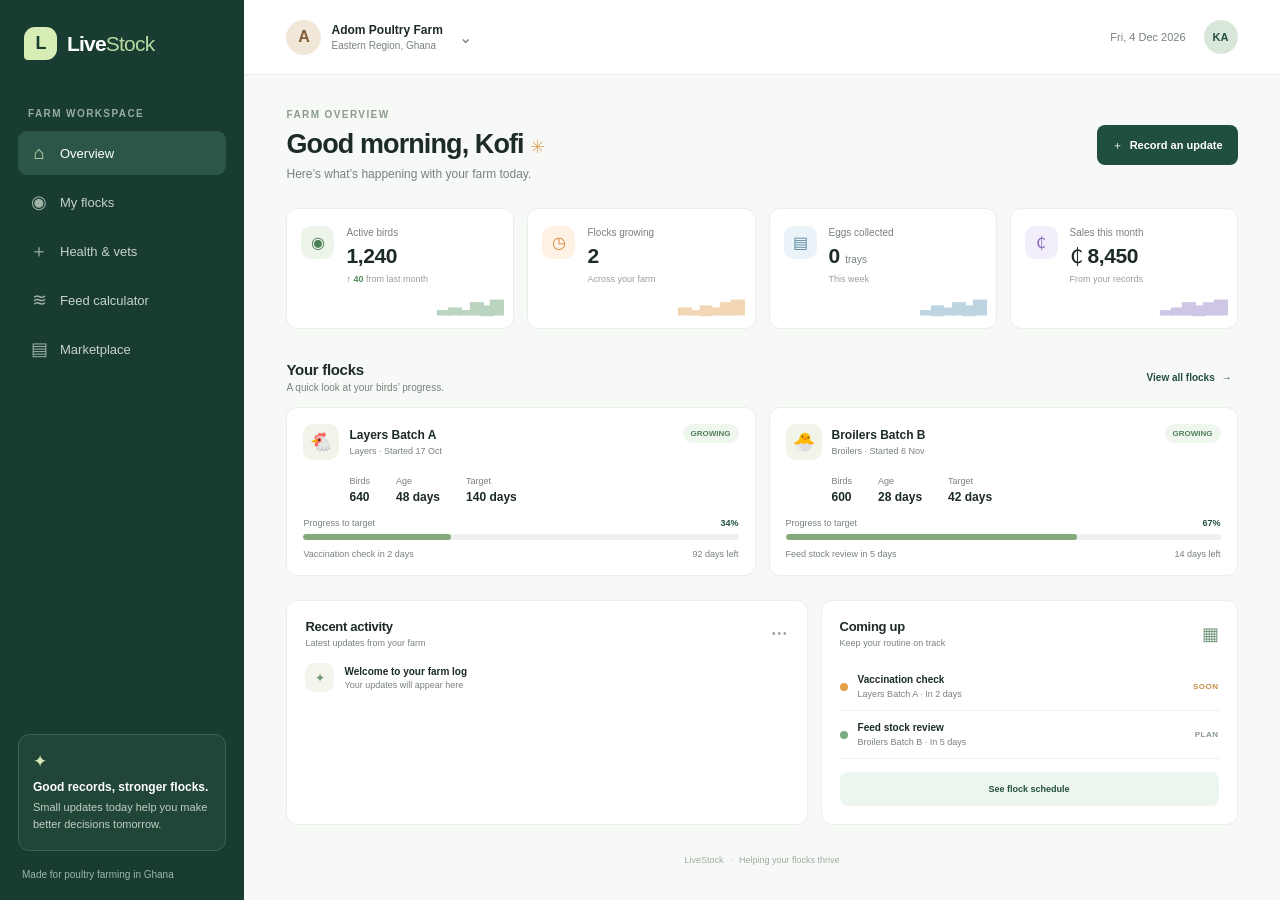
<file: index.html>
<!doctype html>
<html lang="en">
  <head>
    <meta charset="utf-8">
    <meta name="viewport" content="width=device-width, initial-scale=1">
    <meta name="theme-color" content="#183c32">
    <meta name="description" content="LiveStock helps poultry farmers track flocks, find veterinary support, and connect with buyers.">
    <meta name="livestock-sync-endpoint" content="">
    <title>LiveStock | Poultry farm companion</title>
    <link rel="manifest" href="manifest.webmanifest">
    <link rel="stylesheet" href="styles.css">
    <script src="app.js" defer></script>
  </head>
  <body>
    <div class="app-shell">
      <aside class="sidebar" aria-label="Main navigation">
        <a class="brand" href="#dashboard" aria-label="LiveStock home">
          <span class="brand-mark" aria-hidden="true">L</span>
          <span>Live<span class="brand-light">Stock</span></span>
        </a>
        <p class="nav-label">FARM WORKSPACE</p>
        <nav class="main-nav">
          <button class="nav-link active" type="button" data-view="dashboard"><span aria-hidden="true">⌂</span> Overview</button>
          <button class="nav-link" type="button" data-view="flocks"><span aria-hidden="true">◉</span> My flocks</button>
          <button class="nav-link" type="button" data-view="health"><span aria-hidden="true">＋</span> Health & vets</button>
          <button class="nav-link" type="button" data-view="feed-calculator"><span aria-hidden="true">≋</span> Feed calculator</button>
          <button class="nav-link" type="button" data-view="market"><span aria-hidden="true">▤</span> Marketplace</button>
        </nav>
        <div class="sidebar-note">
          <span class="note-icon" aria-hidden="true">✦</span>
          <strong>Good records, stronger flocks.</strong>
          <p>Small updates today help you make better decisions tomorrow.</p>
        </div>
        <div class="sidebar-footer">Made for poultry farming in Ghana</div>
      </aside>

      <main class="main-content">
        <header class="topbar">
          <div class="mobile-brand"><span class="brand-mark" aria-hidden="true">L</span> LiveStock</div>
          <div class="farm-switcher">
            <span class="farm-avatar" aria-hidden="true">A</span>
            <span><strong>Adom Poultry Farm</strong><small>Eastern Region, Ghana</small></span>
            <span class="chevron" aria-hidden="true">⌄</span>
          </div>
          <div class="topbar-right">
            <span class="today" id="today-date"></span>
            <button class="avatar-button" type="button" aria-label="Farmer profile">KA</button>
          </div>
        </header>
        <div id="connection-status" class="connection-status" role="status" hidden></div>

        <div class="content-wrap">
          <section class="view active" id="dashboard-view" aria-labelledby="welcome-title">
            <div class="welcome-row">
              <div>
                <p class="eyebrow">FARM OVERVIEW</p>
                <h1 id="welcome-title">Good morning, Kofi <span aria-hidden="true">✳</span></h1>
                <p class="subheading">Here’s what’s happening with your farm today.</p>
              </div>
              <button class="button button-primary" type="button" data-go="flocks">＋ <span>Record an update</span></button>
            </div>

            <div class="stat-grid" aria-label="Farm summary">
              <article class="stat-card">
                <div class="stat-icon green" aria-hidden="true">◉</div>
                <div><p>Active birds</p><strong id="active-birds">1,240</strong><small><span class="positive">↑ 40</span> from last month</small></div>
                <span class="stat-sparkline green-line" aria-hidden="true">▂▃▂▅▄▆</span>
              </article>
              <article class="stat-card">
                <div class="stat-icon orange" aria-hidden="true">◷</div>
                <div><p>Flocks growing</p><strong id="flock-count">2</strong><small>Across your farm</small></div>
                <span class="stat-sparkline orange-line" aria-hidden="true">▃▂▄▃▅▆</span>
              </article>
              <article class="stat-card">
                <div class="stat-icon blue" aria-hidden="true">▤</div>
                <div><p>Eggs collected</p><strong><span id="eggs-this-week">0</span> <small class="unit">trays</small></strong><small>This week</small></div>
                <span class="stat-sparkline blue-line" aria-hidden="true">▂▄▃▅▄▆</span>
              </article>
              <article class="stat-card">
                <div class="stat-icon purple" aria-hidden="true">₵</div>
                <div><p>Sales this month</p><strong>₵ 8,450</strong><small>From your records</small></div>
                <span class="stat-sparkline purple-line" aria-hidden="true">▂▃▅▄▅▆</span>
              </article>
            </div>

            <div class="section-heading">
              <div><h2>Your flocks</h2><p>A quick look at your birds’ progress.</p></div>
              <button class="text-button" type="button" data-go="flocks">View all flocks <span aria-hidden="true">→</span></button>
            </div>
            <div class="flock-grid" id="dashboard-flocks"></div>

            <div class="lower-grid">
              <article class="panel activity-panel">
                <div class="panel-heading"><div><h2>Recent activity</h2><p>Latest updates from your farm</p></div><span class="more-dots" aria-hidden="true">•••</span></div>
                <div class="activity-list" id="activity-list"></div>
              </article>
              <article class="panel reminder-panel">
                <div class="panel-heading"><div><h2>Coming up</h2><p>Keep your routine on track</p></div><span class="calendar-icon" aria-hidden="true">▦</span></div>
                <div class="reminder-item"><span class="reminder-dot amber"></span><span><strong>Vaccination check</strong><small>Layers Batch A · In 2 days</small></span><span class="reminder-tag">SOON</span></div>
                <div class="reminder-item"><span class="reminder-dot green-dot"></span><span><strong>Feed stock review</strong><small>Broilers Batch B · In 5 days</small></span><span class="reminder-tag muted-tag">PLAN</span></div>
                <button class="button button-soft full-button" type="button" data-go="flocks">See flock schedule</button>
              </article>
            </div>
          </section>

          <section class="view" id="flocks-view" aria-labelledby="flocks-title" hidden>
            <div class="page-heading">
              <div><p class="eyebrow">FLOCK MANAGEMENT</p><h1 id="flocks-title">My flocks</h1><p class="subheading">Track growth, care, and day-to-day farm records.</p></div>
              <button class="button button-primary" type="button" id="show-log-form">＋ <span>Log a flock update</span></button>
            </div>
            <div class="flock-grid full-flock-grid" id="all-flocks"></div>
            <article class="panel log-panel">
              <div class="panel-heading"><div><h2>Egg collection</h2><p>Record trays collected by flock. Records are saved in this browser.</p></div></div>
              <form id="egg-form" class="form-grid">
                <label>Flock<select name="flock" id="egg-flock" required></select></label>
                <label>Trays collected<input name="trays" type="number" min="0.1" step="0.1" required placeholder="e.g. 12"></label>
                <label>Date<input name="date" type="date" required></label>
                <label>Notes<input name="notes" maxlength="180" placeholder="Optional"></label>
                <div class="form-actions"><button class="button button-primary" type="submit">Save collection</button><span class="form-status" id="egg-status" role="status"></span></div>
              </form>
              <div class="table-wrap egg-table-wrap"><table><thead><tr><th>Date</th><th>Flock</th><th>Trays</th><th>Notes</th></tr></thead><tbody id="egg-table"></tbody></table></div>
            </article>
            <article class="panel log-panel">
              <div class="panel-heading"><div><h2>Record an update</h2><p>Add a note to your farm log. Records are saved in this browser.</p></div></div>
              <form id="log-form" class="form-grid">
                <label>Flock<select name="flock" id="log-flock" required></select></label>
                <label>Update type<select name="type" required><option>Feed</option><option>Water</option><option>Weight</option><option>Vaccination</option><option>Treatment</option><option>Mortality</option><option>General note</option></select></label>
                <label>Details<input name="details" required maxlength="180" placeholder="e.g. 2 bags of starter feed"></label>
                <label>Date<input name="date" type="date" required></label>
                <div class="form-actions"><button class="button button-primary" type="submit">Save update</button><span class="form-status" id="log-status" role="status"></span></div>
              </form>
            </article>
            <article class="panel">
              <div class="panel-heading"><div><h2>Farm log</h2><p>Your latest recorded flock updates</p></div></div>
              <div class="table-wrap"><table><thead><tr><th>Date</th><th>Flock</th><th>Type</th><th>Details</th></tr></thead><tbody id="log-table"></tbody></table></div>
            </article>
          </section>

          <section class="view" id="health-view" aria-labelledby="health-title" hidden>
            <div class="page-heading">
              <div><p class="eyebrow">CARE & SUPPORT</p><h1 id="health-title">Health & vets</h1><p class="subheading">Organize what you’re seeing and connect with qualified local help.</p></div>
            </div>
            <div class="health-grid">
              <article class="panel triage-panel">
                <div class="panel-heading"><div><h2>Describe a concern</h2><p>Share observations to prepare for a conversation with a vet.</p></div><span class="health-icon" aria-hidden="true">＋</span></div>
                <form id="health-form" class="stack-form">
                  <label>Which flock?
                    <select id="health-flock" required></select>
                  </label>
                  <label>What have you noticed?
                    <textarea id="symptoms" rows="4" maxlength="500" required placeholder="Describe changes in behavior, appetite, droppings, breathing, or egg production."></textarea>
                  </label>
                  <label class="check-row"><input id="urgent-signs" type="checkbox"> <span>Severe signs: sudden deaths, breathing difficulty, inability to stand, or rapid spread</span></label>
                  <label class="photo-field">Photos of the condition
                    <input id="health-photos" type="file" accept="image/*" capture="environment" multiple>
                    <small>Take a picture or choose existing images. Up to 5 photos, 10 MB each.</small>
                  </label>
                  <div id="health-photo-previews" class="photo-preview-grid" aria-live="polite"></div>
                  <span id="health-photo-status" class="form-status" role="status"></span>
                  <button class="button button-primary" type="submit">Prepare next steps</button>
                </form>
                <div id="health-result" class="health-result" role="status" hidden></div>
                <div id="health-share-actions" class="health-share-actions" hidden>
                  <button id="share-health-report" class="button button-soft" type="button">↗ <span>Share photos with vet</span></button>
                  <span id="health-share-status" class="form-status" role="status"></span>
                </div>
                <p class="photo-sharing-note">Photos stay on this device until you choose Share. LiveStock does not upload them to a server.</p>
                <p class="disclaimer"><strong>Important:</strong> LiveStock does not diagnose illness or prescribe treatment. A qualified veterinary professional must assess your birds and confirm care.</p>
              </article>
              <article class="panel vet-panel">
                <div class="panel-heading"><div><h2>Nearby veterinary help</h2><p>Find a verified professional in your area</p></div><span class="location-icon" aria-hidden="true">⌖</span></div>
                <div class="empty-directory">
                  <span class="empty-icon" aria-hidden="true">⌖</span>
                  <h3>Local directory coming soon</h3>
                  <p>We’re building a verified directory for Ghana. Contact your district veterinary office or a known licensed vet while this directory is being set up.</p>
                  <span class="verification-pill">Provider verification required</span>
                </div>
              </article>
            </div>
            <article class="safety-banner"><span aria-hidden="true">✦</span><p><strong>Medicines need the right guidance.</strong> Never use a medicine based only on an app suggestion. Use verified suppliers and follow the advice of a qualified vet.</p></article>
          </section>

          <section class="view" id="feed-calculator-view" aria-labelledby="feed-calculator-title" hidden>
            <div class="page-heading">
              <div><p class="eyebrow">FEED PLANNING</p><h1 id="feed-calculator-title">Feed calculator</h1><p class="subheading">Cost a formulation for your flock using ingredients and prices you have.</p></div>
            </div>
            <article class="panel feed-recommendations-panel">
              <div class="panel-heading"><div><h2>Feed recommendations</h2><p>Alerts are based on your saved feed records and supplier reports.</p></div></div>
              <div id="feed-recommendations" class="feed-recommendations" aria-live="polite"></div>
              <p class="recommendation-rules">Alerts flag price rises of 10% or more, consumption differences of 25% or more from the planning estimate, and same-ingredient quotes at least 5% lower. Supplier and feed quality are not verified.</p>
            </article>
            <div class="feed-calculator-grid">
              <article class="panel feed-input-panel">
                <div class="panel-heading"><div><h2>Flock and batch</h2><p>Set the amount of feed you want to prepare.</p></div></div>
                <form id="feed-calc-form" class="stack-form">
                  <div class="feed-flock-fields">
                    <label>Bird type<select id="feed-bird-type" required><option value="broiler">Broiler</option><option value="layer">Layer</option></select></label>
                    <label>Age (weeks)<input id="feed-bird-age" type="number" min="0" max="100" step="1" value="4" required></label>
                    <label>Number of birds<input id="feed-bird-count" type="number" min="1" step="1" value="100" required></label>
                    <label>Days of feed to prepare<input id="feed-days" type="number" min="1" max="60" step="1" value="1" required></label>
                    <label>Feed per bird per day (g)<input id="feed-daily-intake" type="number" min="1" step="1" required></label>
                    <label>Budget (GHS)<input id="feed-budget" type="number" min="0.01" step="0.01" required placeholder="e.g. 500"></label>
                  </div>
                  <p id="feed-stage-hint" class="feed-stage-hint"></p>
                  <div class="feed-ingredients-heading"><div><h2>Available ingredients</h2><p>Enter a price per kg and inclusion percentage for each ingredient in your approved recipe.</p></div></div>
                  <div class="table-wrap feed-ingredient-table-wrap">
                    <table class="feed-ingredient-table"><thead><tr><th scope="col">Available</th><th scope="col">Ingredient</th><th scope="col">Price / kg (GHS)</th><th scope="col">Inclusion (%)</th></tr></thead><tbody id="feed-ingredient-rows"></tbody></table>
                  </div>
                  <div class="form-actions"><button class="button button-primary" type="submit">Calculate feed cost</button><span id="feed-calc-status" class="form-status" role="alert"></span></div>
                </form>
              </article>
              <div class="feed-results-column">
                <article class="panel feed-result-panel" id="feed-calc-result" hidden aria-live="polite">
                  <div class="panel-heading"><div><h2>Cost estimate</h2><p id="feed-result-summary"></p></div></div>
                  <div class="feed-cost-summary">
                    <div><span>Estimated batch cost</span><strong id="feed-total-cost"></strong></div>
                    <div><span>Cost per kg</span><strong id="feed-cost-per-kg"></strong></div>
                    <div><span>Budget</span><strong id="feed-budget-result"></strong></div>
                  </div>
                  <div class="table-wrap feed-cost-table-wrap"><table><thead><tr><th scope="col">Ingredient</th><th scope="col">Mix</th><th scope="col">Amount</th><th scope="col">Cost</th></tr></thead><tbody id="feed-cost-rows"></tbody></table></div>
                  <p id="feed-budget-status" class="feed-budget-status" role="status"></p>
                </article>
                <aside class="safety-banner feed-nutrition-note"><span aria-hidden="true">✦</span><p><strong>Costing is not nutrition validation.</strong> This tool checks recipe percentages and estimates cost only. It does not verify protein, energy, amino acids, minerals, or vitamin requirements. Use a formulation approved by a qualified poultry nutritionist or veterinarian.</p></aside>
              </div>
            </div>
            <section class="feed-usage-section" aria-labelledby="feed-usage-title">
              <div class="section-heading"><div><h2 id="feed-usage-title">Feed use and stock</h2><p>Log daily flock use and feed spending to track costs and stock cover.</p></div></div>
              <div class="feed-usage-grid">
                <article class="panel feed-usage-entry-panel">
                  <div class="panel-heading"><div><h2>Daily feed record</h2><p>Records are saved in this browser.</p></div></div>
                  <form id="feed-use-form" class="form-grid">
                    <label>Bird type<select name="birdType" required><option value="broiler">Broiler</option><option value="layer">Layer</option></select></label>
                    <label>Bird age (weeks)<input name="ageWeeks" type="number" min="0" max="100" step="1" required value="4"></label>
                    <label>Number of birds<input name="birds" type="number" min="1" step="1" required value="100"></label>
                    <label>Feed used daily (kg)<input name="dailyFeedKg" type="number" min="0.01" step="0.01" required placeholder="e.g. 10"></label>
                    <label>Feed spend on this date (GHS)<input name="amountSpent" type="number" min="0" step="0.01" required value="0"></label>
                    <label>Feed remaining in storage (kg)<input name="stockRemaining" type="number" min="0" step="0.01" required placeholder="e.g. 120"></label>
                    <label>Date<input name="date" type="date" required></label>
                    <div class="form-actions"><button class="button button-primary" type="submit">Save daily record</button><span id="feed-use-status" class="form-status" role="status"></span></div>
                  </form>
                  <p class="offline-help">Records are saved on this device. Cross-device sync requires a configured server connection.</p>
                </article>
                <article class="panel feed-usage-summary-panel">
                  <div class="panel-heading"><div><h2>Feed summary</h2><p>Based on your latest record and dated spend entries.</p></div></div>
                  <label class="feed-planning-days">Estimate requirements for (days)<input id="feed-requirement-days" type="number" min="1" max="90" step="1" value="7"></label>
                  <div class="feed-usage-stats">
                    <div><span>Daily feed consumption</span><strong id="feed-use-daily">No records</strong></div>
                    <div><span>Daily per bird</span><strong id="feed-use-per-bird">No records</strong></div>
                    <div><span>Feed spend · 7 days</span><strong id="feed-use-weekly">No records</strong></div>
                    <div><span>Feed spend · 30 days</span><strong id="feed-use-monthly">No records</strong></div>
                    <div><span>Feed remaining</span><strong id="feed-use-stock">No records</strong></div>
                    <div><span>Estimated feed required</span><strong id="feed-use-required">No records</strong></div>
                  </div>
                  <p id="feed-stock-status" class="feed-stock-status" role="status">Save a daily record to see consumption, costs, and estimated stock cover.</p>
                </article>
              </div>
              <article class="panel feed-usage-history-panel">
                <div class="panel-heading"><div><h2>Recent feed records</h2><p>Most recent dates first</p></div></div>
                <div class="table-wrap"><table><thead><tr><th scope="col">Date</th><th scope="col">Birds</th><th scope="col">Feed used / day</th><th scope="col">Spend</th><th scope="col">Stock remaining</th></tr></thead><tbody id="feed-use-history"></tbody></table></div>
              </article>
            </section>
            <section class="feed-profitability-section" aria-labelledby="feed-profitability-title">
              <div class="section-heading"><div><h2 id="feed-profitability-title">Feed cost and profitability</h2><p>Estimate feed cost per bird and model savings across a production cycle.</p></div></div>
              <article class="panel feed-impact-panel">
                <form id="feed-impact-form" class="form-grid">
                  <label>Cycle start<input id="feed-cycle-start" name="start" type="date" required></label>
                  <label>Cycle end<input id="feed-cycle-end" name="end" type="date" required></label>
                  <label>Birds in this cycle<input name="birds" type="number" min="1" step="1" required value="100"></label>
                  <label>Feed spend this cycle (GHS)<input id="feed-cycle-spend" name="spend" type="number" min="0" step="0.01" required placeholder="e.g. 10000"></label>
                  <label>Potential saving from comparable quote (%)<input name="savingsPercent" type="number" min="0" max="100" step="0.1" required value="0"></label>
                  <div class="feed-impact-actions">
                    <button class="button button-soft" id="use-logged-cycle-spend" type="button">Use logged spend</button>
                    <span id="feed-cycle-source-status" class="form-status" role="status"></span>
                  </div>
                  <div class="form-actions"><button class="button button-primary" type="submit">Estimate cycle impact</button><span id="feed-impact-status" class="form-status" role="status"></span></div>
                </form>
                <div class="feed-impact-results" id="feed-impact-results" hidden aria-live="polite">
                  <div><span>Current feed cost / bird</span><strong id="feed-impact-per-bird"></strong></div>
                  <div><span>Potential cycle savings</span><strong id="feed-impact-savings"></strong></div>
                  <div><span>Feed spend after switch</span><strong id="feed-impact-adjusted-spend"></strong></div>
                  <div><span>Potential profit uplift*</span><strong id="feed-impact-profit-uplift"></strong></div>
                </div>
                <p class="feed-impact-disclaimer"><strong>Scenario only.</strong> Enter a saving based on a supplier you have checked. The app does not verify suppliers or confirm equal feed quality or nutrition. *Savings increase profit by the same amount only if feed quality, bird performance, and all other costs remain equivalent.</p>
              </article>
            </section>
          </section>

          <section class="view" id="market-view" aria-labelledby="market-title" hidden>
            <div class="page-heading">
              <div><p class="eyebrow">GROW YOUR BUSINESS</p><h1 id="market-title">Marketplace</h1><p class="subheading">Create a listing and connect with potential buyers.</p></div>
              <button class="button button-primary" type="button" id="show-listing-form">＋ <span>Create a listing</span></button>
            </div>
            <div class="market-banner"><div><span class="market-kicker">LOCAL CONNECTIONS</span><h2>Buy and sell poultry feed.</h2><p>Post available feed or publish a buy order, alongside eggs and birds.</p></div><span class="market-art" aria-hidden="true">✳</span></div>
            <section class="price-comparison" aria-labelledby="supplier-prices-title">
              <div class="section-heading supplier-price-heading">
                <div><h2 id="supplier-prices-title">Feed ingredient prices</h2><p id="supplier-quote-count">Compare supplier quotes by price per kg.</p></div>
                <button class="button button-soft" type="button" id="show-supplier-quote-form">＋ <span>Add a supplier quote</span></button>
              </div>
              <p class="market-note price-disclaimer">Example suppliers and prices are for demonstration only, not verified or live quotes. Confirm current prices, bag weights, and product quality directly with suppliers. Quotes you add are saved only in this browser.</p>
              <article class="panel supplier-quote-panel" id="supplier-quote-panel" hidden>
                <div class="panel-heading"><div><h2>Record a supplier quote</h2><p>Enter the price and bag weight to compare cost per kg.</p></div></div>
                <form id="supplier-quote-form" class="form-grid">
                  <label>Supplier<input name="supplier" maxlength="80" required placeholder="Supplier or shop name"></label>
                  <label>Ingredient<select name="ingredient" required><option>Maize</option><option>Soybean meal</option><option>Fishmeal</option><option>Wheat bran</option><option>Premixes</option></select></label>
                  <label>Price per bag (GHS)<input name="price" type="number" min="0.01" step="0.01" required placeholder="0.00"></label>
                  <label>Bag weight (kg)<input name="bagKg" type="number" min="0.1" step="0.1" required placeholder="e.g. 50"></label>
                  <label>Location<input name="location" maxlength="80" required placeholder="Town or district"></label>
                  <label>Quote date<input name="date" type="date" required></label>
                  <div class="form-actions"><button class="button button-primary" type="submit">Save quote</button><span class="form-status" id="supplier-quote-status" role="status"></span></div>
                </form>
              </article>
              <div class="market-heading supplier-price-toolbar">
                <div><h2>Supplier quotes</h2></div>
                <div class="supplier-price-controls">
                  <label class="listing-filter"><span class="visually-hidden">Filter ingredient</span><select id="supplier-ingredient-filter" aria-label="Filter by ingredient"><option value="all">All ingredients</option><option>Maize</option><option>Soybean meal</option><option>Fishmeal</option><option>Wheat bran</option><option>Premixes</option></select></label>
                  <label class="search-box"><span aria-hidden="true">⌕</span><input id="supplier-location-search" type="search" placeholder="Filter by location" aria-label="Filter supplier quotes by location"></label>
                </div>
              </div>
              <div class="table-wrap supplier-price-table"><table>
                <thead><tr><th scope="col">Ingredient</th><th scope="col">Supplier</th><th scope="col">Location</th><th scope="col">Bag</th><th scope="col">Price / bag</th><th scope="col">Price / kg</th><th scope="col">Quote date</th></tr></thead>
                <tbody id="supplier-quote-table"></tbody>
              </table></div>
            </section>
            <article class="panel listing-panel" id="listing-panel" hidden>
              <div class="panel-heading"><div><h2>New listing</h2><p>Listings are saved in this browser in this prototype.</p></div></div>
              <form id="listing-form" class="form-grid">
                <label>Post type<select name="kind" required><option>Eggs</option><option>Live birds</option><option>Poultry supplies</option><option>Feed for sale</option><option>Feed wanted (buy order)</option></select></label>
                <div id="feed-type-field" class="wide-field feed-type-field" hidden><label>Feed type<select name="feedType" disabled><option>Layer mash</option><option>Chick starter</option><option>Broiler starter</option><option>Broiler grower</option><option>Broiler finisher</option><option>Other</option></select></label></div>
                <label>Title<input name="title" maxlength="80" required placeholder="e.g. Fresh layers’ eggs"></label>
                <label><span id="quantity-label">Quantity</span><input name="quantity" maxlength="40" required placeholder="e.g. 20 trays"></label>
                <label><span id="listing-price-label">Price (GHS)</span><input name="price" type="number" min="0" step="0.01" required placeholder="0.00"></label>
                <label class="wide-field">Location<input name="location" maxlength="80" required placeholder="Town or district"></label>
                <div class="form-actions"><button class="button button-primary" type="submit">Publish listing</button><span class="form-status" id="listing-status" role="status"></span></div>
              </form>
            </article>
            <div class="market-heading"><div><h2>Listings</h2><p id="listing-count">Listings from your farm</p></div><div class="market-filters"><label class="listing-filter"><span class="visually-hidden">Filter listings</span><select id="listing-filter" aria-label="Filter listings"><option value="all">All listings</option><option value="feed-sale">Feed for sale</option><option value="feed-wanted">Feed buy orders</option></select></label><label class="search-box"><span aria-hidden="true">⌕</span><input id="listing-search" type="search" placeholder="Search listings" aria-label="Search listings"></label></div></div>
            <div class="listing-grid" id="listing-grid"></div>
            <p class="market-note">Prototype only: posts are saved in this browser and are not visible to other farmers yet. LiveStock does not process orders or payments. Verify feed quality, seller details, and terms before any transaction.</p>
          </section>
          <footer class="content-footer">LiveStock <span>·</span> Helping your flocks thrive</footer>
        </div>
      </main>
    </div>
  </body>
</html>
</file>
<file: styles.css>
:root {
  color-scheme: light;
  --ink: #1d2b25;
  --muted: #78827c;
  --line: #e9eee9;
  --green: #214f3f;
  --green-dark: #183c32;
  --green-soft: #edf5ef;
  --surface: #fff;
  --canvas: #f7f9f6;
  --orange: #e6a054;
  font-family: "DM Sans", "Segoe UI", sans-serif;
  font-synthesis: none;
  text-rendering: optimizeLegibility;
}

* { box-sizing: border-box; }
body { margin: 0; min-width: 320px; background: var(--canvas); color: var(--ink); }
button, input, select, textarea { font: inherit; }
button { cursor: pointer; }
.app-shell { min-height: 100vh; }
.sidebar { position: fixed; inset: 0 auto 0 0; z-index: 3; display: flex; width: 244px; flex-direction: column; padding: 27px 18px 20px; background: var(--green-dark); color: #fff; }
.brand { display: flex; align-items: center; gap: 10px; margin: 0 0 48px 6px; color: #fff; font: 800 21px Manrope, sans-serif; letter-spacing: -.8px; text-decoration: none; }
.brand-mark { display: inline-grid; width: 33px; height: 33px; place-items: center; border-radius: 11px 11px 11px 4px; background: #d7edb5; color: var(--green-dark); font: 800 18px Manrope, sans-serif; }
.brand-light { color: #b7d9a1; font-weight: 500; }
.nav-label, .eyebrow, .market-kicker { color: #99ad9f; font-size: 10px; font-weight: 700; letter-spacing: 1.4px; }
.nav-label { margin: 0 0 12px 10px; }
.main-nav { display: grid; gap: 5px; }
.nav-link { display: flex; min-height: 44px; align-items: center; gap: 12px; border: 0; border-radius: 9px; padding: 0 12px; background: transparent; color: #c6d2ca; text-align: left; font-size: 13px; font-weight: 500; }
.nav-link span { width: 18px; color: #9fb3a6; font-size: 18px; text-align: center; }
.nav-link:hover, .nav-link.active { background: #2c5748; color: #fff; }
.nav-link.active span { color: #d5e9be; }
.sidebar-note { margin-top: auto; padding: 16px 14px; border: 1px solid #3b6253; border-radius: 11px; background: #214638; }
.note-icon { color: #d4e7b5; font-size: 17px; }
.sidebar-note strong { display: block; margin: 8px 0 5px; font-size: 12px; }
.sidebar-note p { margin: 0; color: #bfcec5; font-size: 11px; line-height: 1.6; }
.sidebar-footer { margin: 18px 0 0 4px; color: #9eb4a6; font-size: 10px; }
.main-content { min-height: 100vh; margin-left: 244px; }
.topbar { position: sticky; top: 0; z-index: 2; display: flex; height: 75px; align-items: center; justify-content: space-between; border-bottom: 1px solid var(--line); padding: 0 4.1%; background: rgba(255,255,255,.94); backdrop-filter: blur(12px); }
.farm-switcher, .topbar-right { display: flex; align-items: center; }
.farm-switcher { gap: 10px; }
.farm-avatar { display: grid; width: 35px; height: 35px; place-items: center; border-radius: 50%; background: #f1e7d8; color: #805c37; font-weight: 700; }
.farm-switcher strong, .farm-switcher small { display: block; }
.farm-switcher strong { font-size: 12px; }
.farm-switcher small { margin-top: 3px; color: var(--muted); font-size: 10px; }
.chevron { margin-left: 6px; color: var(--muted); }
.topbar-right { gap: 18px; }
.connection-status:not([hidden]) { border-bottom: 1px solid #eee6d4; padding: 8px 4.1%; background: #fffbf1; color: #765d35; font-size: 10px; }
.today { color: var(--muted); font-size: 11px; }
.avatar-button { width: 34px; height: 34px; border: 0; border-radius: 50%; background: #d9e7da; color: var(--green); font-size: 11px; font-weight: 700; }
.mobile-brand { display: none; }
.content-wrap { width: min(1200px, 100%); margin: 0 auto; padding: 34px 4.1% 24px; }
.view { display: none; }
.view.active { display: block; }
.welcome-row, .page-heading { display: flex; align-items: center; justify-content: space-between; gap: 18px; }
.eyebrow { margin: 0 0 9px; color: #8a9b8e; }
h1, h2, h3, p { margin-top: 0; }
h1 { margin-bottom: 7px; font: 700 27px Manrope, sans-serif; letter-spacing: -.9px; }
h1 span { color: #dfab6c; font-size: 18px; }
.subheading { margin: 0; color: var(--muted); font-size: 12px; }
.button { display: inline-flex; min-height: 40px; align-items: center; justify-content: center; gap: 7px; border: 0; border-radius: 8px; padding: 0 15px; font-size: 11px; font-weight: 700; transition: background .15s, transform .15s; }
.button:active { transform: translateY(1px); }
.button-primary { background: var(--green); color: #fff; }
.button-primary:hover { background: var(--green-dark); }
.button-soft { background: var(--green-soft); color: var(--green); }
.button-soft:hover { background: #dfede2; }
.stat-grid { display: grid; grid-template-columns: repeat(4, minmax(0, 1fr)); gap: 13px; margin: 27px 0 32px; }
.stat-card { position: relative; display: flex; min-height: 121px; align-items: flex-start; gap: 12px; overflow: hidden; border: 1px solid var(--line); border-radius: 11px; padding: 17px 14px; background: var(--surface); }
.stat-icon { display: grid; width: 33px; height: 33px; flex: 0 0 auto; place-items: center; border-radius: 10px; font-size: 16px; }
.stat-icon.green { background: #edf5eb; color: #4c805a; }
.stat-icon.orange { background: #fff2e4; color: #cb8a41; }
.stat-icon.blue { background: #eaf3f7; color: #598aa2; }
.stat-icon.purple { background: #f2effa; color: #8a70bd; }
.stat-card p { margin: 1px 0 6px; color: var(--muted); font-size: 10px; }
.stat-card strong { display: block; font: 700 21px Manrope, sans-serif; letter-spacing: -.4px; }
.stat-card strong .unit { display: inline; color: var(--muted); font: 500 10px "DM Sans", sans-serif; letter-spacing: 0; }
.stat-card small { display: block; margin-top: 6px; color: #98a19b; font-size: 9px; }
.positive { color: #528c5a; font-weight: 700; }
.stat-sparkline { position: absolute; right: 12px; bottom: 12px; font-size: 18px; letter-spacing: -3px; opacity: .48; }
.green-line { color: #6ea77a; }.orange-line { color: #e7aa62; }.blue-line { color: #76a9bf; }.purple-line { color: #9d8acb; }
.section-heading, .market-heading { display: flex; align-items: center; justify-content: space-between; margin-bottom: 14px; }
.section-heading h2, .market-heading h2, .panel-heading h2 { margin: 0 0 4px; font: 700 15px Manrope, sans-serif; letter-spacing: -.3px; }
.section-heading p, .market-heading p, .panel-heading p { margin: 0; color: var(--muted); font-size: 10px; }
.text-button { border: 0; background: transparent; color: var(--green); font-size: 10px; font-weight: 700; }
.text-button span { margin-left: 4px; }
.flock-grid { display: grid; grid-template-columns: repeat(2, minmax(0, 1fr)); gap: 13px; }
.flock-card { border: 1px solid var(--line); border-radius: 11px; padding: 16px; background: var(--surface); }
.flock-card-top { display: flex; align-items: flex-start; justify-content: space-between; gap: 10px; }
.bird-badge { display: grid; width: 36px; height: 36px; place-items: center; border-radius: 10px; background: #f1f5e9; font-size: 18px; }
.flock-title { display: flex; flex: 1; align-items: center; gap: 10px; }
.flock-title h3 { margin: 0 0 4px; font: 700 12px Manrope, sans-serif; }
.flock-title p { margin: 0; color: var(--muted); font-size: 9px; }
.status-pill, .verification-pill { display: inline-flex; align-items: center; border-radius: 20px; padding: 5px 8px; background: #eef6ee; color: #54825a; font-size: 8px; font-weight: 700; }
.flock-stats { display: flex; gap: 26px; margin: 16px 0 14px 46px; }
.flock-stats span { color: var(--muted); font-size: 9px; }
.flock-stats strong { display: block; margin-top: 4px; color: var(--ink); font-size: 12px; }
.progress-label { display: flex; justify-content: space-between; margin-bottom: 6px; color: var(--muted); font-size: 9px; }
.progress-label strong { color: var(--green); font-size: 9px; }
.progress-track { height: 6px; overflow: hidden; border-radius: 9px; background: #edf0ec; }
.progress-bar { height: 100%; border-radius: inherit; background: #83aa78; }
.flock-footer { display: flex; justify-content: space-between; margin-top: 9px; color: var(--muted); font-size: 9px; }
.lower-grid { display: grid; grid-template-columns: 1.25fr 1fr; gap: 13px; margin-top: 24px; }
.panel { border: 1px solid var(--line); border-radius: 11px; padding: 18px; background: var(--surface); }
.panel-heading { display: flex; align-items: center; justify-content: space-between; margin-bottom: 15px; }
.panel-heading h2 { font-size: 13px; }
.panel-heading p { font-size: 9px; }
.more-dots { color: #9ba59e; font-size: 10px; letter-spacing: 2px; }
.activity-list { display: grid; gap: 14px; }
.activity-item { display: flex; align-items: center; gap: 10px; }
.activity-symbol { display: grid; width: 29px; height: 29px; flex: 0 0 auto; place-items: center; border-radius: 9px; background: #f3f6ed; color: #6c956d; font-size: 12px; }
.activity-item strong, .activity-item small { display: block; }
.activity-item strong { font-size: 10px; font-weight: 600; }
.activity-item small { margin-top: 3px; color: var(--muted); font-size: 9px; }
.activity-time { margin-left: auto; color: #a1a9a3; font-size: 8px; white-space: nowrap; }
.calendar-icon { color: #72977b; font-size: 18px; }
.reminder-item { display: flex; align-items: center; gap: 10px; padding: 11px 0; border-bottom: 1px solid #f0f2ef; }
.reminder-dot { width: 8px; height: 8px; flex: 0 0 auto; border-radius: 50%; }
.amber { background: #e4a048; }.green-dot { background: #78a981; }
.reminder-item span:nth-child(2) { flex: 1; }
.reminder-item strong, .reminder-item small { display: block; }
.reminder-item strong { font-size: 10px; font-weight: 600; }
.reminder-item small { margin-top: 4px; color: var(--muted); font-size: 9px; }
.reminder-tag { color: #c78d42; font-size: 8px; font-weight: 700; letter-spacing: .5px; }
.muted-tag { color: #89978d; }
.full-button { width: 100%; min-height: 34px; margin-top: 13px; font-size: 9px; }
.content-footer { margin-top: 30px; color: #a2aaa4; font-size: 9px; text-align: center; }
.content-footer span { margin: 0 4px; }
.page-heading { margin: 3px 0 26px; }
.page-heading h1 { margin-bottom: 7px; }
.full-flock-grid { margin-bottom: 20px; }
.log-panel { margin-bottom: 16px; }
.form-grid { display: grid; grid-template-columns: repeat(2, minmax(0, 1fr)); gap: 13px; }
label { display: grid; gap: 6px; color: #57635b; font-size: 10px; font-weight: 600; }
input, select, textarea { width: 100%; min-height: 38px; border: 1px solid #dfe6df; border-radius: 7px; padding: 9px 10px; outline: none; background: #fff; color: var(--ink); font-size: 11px; }
input:focus, select:focus, textarea:focus { border-color: #7fa68a; box-shadow: 0 0 0 3px rgba(89, 134, 101, .12); }
textarea { resize: vertical; }
.form-actions { display: flex; align-items: center; gap: 12px; }
.form-status { color: #54825a; font-size: 10px; }
.table-wrap { overflow-x: auto; }
.egg-table-wrap { margin-top: 18px; }
table { width: 100%; border-collapse: collapse; text-align: left; }
th { padding: 10px 8px; color: #8a958d; font-size: 9px; font-weight: 600; }
td { padding: 11px 8px; border-top: 1px solid #eff2ee; color: #58645c; font-size: 10px; }
td:first-child { white-space: nowrap; }
.health-grid { display: grid; grid-template-columns: 1.1fr .9fr; gap: 15px; }
.health-icon, .location-icon { color: #77a17b; font-size: 20px; }
.stack-form { display: grid; gap: 14px; }
.check-row { display: flex; align-items: flex-start; gap: 8px; line-height: 1.5; }
.check-row input { width: 14px; min-height: 14px; height: 14px; margin: 0; accent-color: var(--green); }
.photo-field small { color: var(--muted); font-size: 9px; font-weight: 400; }
.photo-preview-grid { display: grid; grid-template-columns: repeat(auto-fill, minmax(110px, 1fr)); gap: 9px; }
.photo-preview { min-width: 0; overflow: hidden; border: 1px solid var(--line); border-radius: 8px; background: #fff; }
.photo-preview img { display: block; width: 100%; aspect-ratio: 1; object-fit: cover; background: #f0f3ef; }
.photo-preview-footer { display: flex; min-height: 34px; align-items: center; justify-content: space-between; gap: 6px; padding: 4px 7px; }
.photo-download { overflow: hidden; color: var(--green); font-size: 9px; text-overflow: ellipsis; white-space: nowrap; }
.photo-remove { width: 26px; height: 26px; flex: 0 0 auto; border: 0; border-radius: 6px; background: #f2f4f1; color: #59645d; font-size: 17px; line-height: 1; }
.photo-remove:hover { background: #e7ece7; }
.health-share-actions { display: flex; align-items: center; flex-wrap: wrap; gap: 10px; margin-top: 12px; }
.health-share-actions[hidden] { display: none; }
.photo-sharing-note { margin: 12px 0 0; color: var(--muted); font-size: 9px; line-height: 1.5; }
.health-result { margin-top: 15px; border-radius: 8px; padding: 13px; background: var(--green-soft); color: #345b3e; font-size: 11px; line-height: 1.55; }
.health-result.urgent { background: #fff2ea; color: #814a2b; }
.disclaimer { margin: 15px 0 0; border-top: 1px solid var(--line); padding-top: 13px; color: var(--muted); font-size: 9px; line-height: 1.55; }
.empty-directory { display: grid; justify-items: center; padding: 19px 16px 9px; text-align: center; }
.empty-icon { display: grid; width: 45px; height: 45px; place-items: center; border-radius: 50%; background: #eef5ed; color: #69916d; font-size: 22px; }
.empty-directory h3 { margin: 13px 0 6px; font: 700 12px Manrope, sans-serif; }
.empty-directory p { max-width: 300px; margin-bottom: 13px; color: var(--muted); font-size: 10px; line-height: 1.65; }
.verification-pill { background: #f2f4ef; color: #77877a; }
.safety-banner { display: flex; align-items: flex-start; gap: 11px; margin-top: 15px; border: 1px solid #ede5d0; border-radius: 10px; padding: 14px 16px; background: #fffcf4; color: #7b6540; }
.safety-banner > span { color: #c59746; }
.safety-banner p { margin: 0; font-size: 10px; line-height: 1.55; }
.feed-recommendations-panel { margin-bottom: 15px; }
.feed-recommendations { display: grid; gap: 8px; }
.recommendation-item { border-left: 3px solid #d5a150; padding: 9px 11px; background: #fffbf4; }
.recommendation-item.opportunity { border-left-color: #6d9a72; background: #f3f8f2; }
.recommendation-item strong { display: block; margin-bottom: 3px; font-size: 10px; }
.recommendation-item p, .recommendations-empty { margin: 0; color: #69756d; font-size: 9px; line-height: 1.5; }
.recommendation-rules { margin: 10px 0 0; color: var(--muted); font-size: 8px; line-height: 1.5; }
.offline-help { margin: 12px 0 0; color: var(--muted); font-size: 9px; line-height: 1.5; }
.feed-calculator-grid { display: grid; grid-template-columns: minmax(0, 1.3fr) minmax(300px, .7fr); align-items: start; gap: 15px; }
.feed-input-panel, .feed-result-panel { min-width: 0; }
.feed-flock-fields { display: grid; grid-template-columns: repeat(2, minmax(0, 1fr)); gap: 12px; }
.feed-stage-hint { margin: -2px 0 0; border-left: 3px solid #86a67f; padding: 8px 10px; background: #f5f8f2; color: #647168; font-size: 10px; line-height: 1.5; }
.feed-ingredients-heading { margin-top: 5px; }
.feed-ingredients-heading h2 { margin: 0 0 4px; font: 700 13px Manrope, sans-serif; }
.feed-ingredients-heading p { margin: 0; color: var(--muted); font-size: 9px; line-height: 1.5; }
.feed-ingredient-table-wrap { max-height: 380px; border: 1px solid var(--line); border-radius: 8px; }
.feed-ingredient-table { min-width: 480px; }
.feed-ingredient-table th { position: sticky; top: 0; z-index: 1; background: #f8faf7; }
.feed-ingredient-table td { padding: 7px 8px; }
.feed-ingredient-table td:first-child { width: 65px; text-align: center; }
.feed-ingredient-table input[type="checkbox"] { width: 16px; min-height: 16px; height: 16px; padding: 0; accent-color: var(--green); }
.feed-ingredient-table input[type="number"] { min-width: 84px; min-height: 33px; padding: 6px 7px; font-size: 10px; }
.feed-results-column { display: grid; gap: 14px; }
.feed-result-panel { padding: 16px; }
.feed-cost-summary { display: grid; gap: 8px; margin-bottom: 14px; }
.feed-cost-summary > div { display: flex; align-items: center; justify-content: space-between; gap: 12px; border-bottom: 1px solid #eff2ee; padding-bottom: 8px; }
.feed-cost-summary span { color: var(--muted); font-size: 10px; }
.feed-cost-summary strong { font: 700 14px Manrope, sans-serif; white-space: nowrap; }
.feed-cost-table-wrap { overflow-x: auto; }
.feed-cost-table { min-width: 320px; }
.feed-cost-table th, .feed-cost-table td { padding-inline: 5px; }
.feed-budget-status { margin: 12px 0 0; color: #47764e; font-size: 11px; font-weight: 700; }
.feed-budget-status.over-budget { color: #9a572f; }
.feed-nutrition-note { margin: 0; }
.feed-usage-section { margin-top: 30px; }
.feed-usage-grid { display: grid; grid-template-columns: minmax(0, .9fr) minmax(0, 1.1fr); align-items: start; gap: 15px; }
.feed-usage-entry-panel, .feed-usage-summary-panel { min-width: 0; }
.feed-planning-days { max-width: 230px; margin-bottom: 15px; }
.feed-usage-stats { display: grid; grid-template-columns: repeat(2, minmax(0, 1fr)); gap: 12px; }
.feed-usage-stats > div { min-width: 0; border-bottom: 1px solid #eff2ee; padding: 0 0 9px; }
.feed-usage-stats span, .feed-usage-stats strong { display: block; }
.feed-usage-stats span { color: var(--muted); font-size: 9px; line-height: 1.4; }
.feed-usage-stats strong { margin-top: 4px; font: 700 13px Manrope, sans-serif; overflow-wrap: anywhere; }
.feed-stock-status { margin: 13px 0 0; color: #47764e; font-size: 10px; line-height: 1.5; }
.feed-stock-status.feed-shortage { color: #9a572f; }
.feed-usage-history-panel { margin-top: 15px; }
.feed-profitability-section { margin-top: 30px; }
.feed-impact-panel { display: grid; gap: 18px; }
.feed-impact-actions { display: flex; align-items: center; flex-wrap: wrap; gap: 10px; }
.feed-impact-results { display: grid; grid-template-columns: repeat(4, minmax(0, 1fr)); gap: 10px; border-top: 1px solid var(--line); padding-top: 16px; }
.feed-impact-results > div { min-width: 0; border-left: 2px solid #dfe9dd; padding-left: 10px; }
.feed-impact-results span, .feed-impact-results strong { display: block; }
.feed-impact-results span { color: var(--muted); font-size: 9px; line-height: 1.4; }
.feed-impact-results strong { margin-top: 5px; font: 700 16px Manrope, sans-serif; overflow-wrap: anywhere; }
.feed-impact-disclaimer { margin: 0; border-top: 1px solid var(--line); padding-top: 12px; color: var(--muted); font-size: 9px; line-height: 1.55; }
.market-banner { position: relative; display: flex; min-height: 147px; align-items: center; justify-content: space-between; overflow: hidden; margin-bottom: 22px; border-radius: 12px; padding: 22px 26px; background: #edf4e9; }
.market-banner h2 { margin: 7px 0; font: 700 19px Manrope, sans-serif; letter-spacing: -.5px; }
.market-banner p { margin: 0; color: #6f7f70; font-size: 10px; }
.market-kicker { color: #728c70; }
.market-art { position: absolute; right: 38px; color: #d0e2c3; font-size: 115px; line-height: 1; }
.price-comparison { margin-bottom: 28px; }
.supplier-price-heading { margin-bottom: 8px; }
.supplier-price-heading .button { white-space: nowrap; }
.price-disclaimer { margin: 0 0 14px; }
.supplier-quote-panel { margin-bottom: 18px; }
.supplier-price-toolbar { margin-bottom: 9px; }
.supplier-price-controls { display: flex; align-items: center; gap: 8px; }
.supplier-price-controls .search-box { width: min(230px, 45vw); }
.supplier-price-table { border: 1px solid var(--line); border-radius: 8px; background: #fff; }
.supplier-price-table th, .supplier-price-table td { white-space: nowrap; }
.supplier-price-table td strong, .supplier-price-table td small { display: block; }
.supplier-price-table td strong { color: var(--ink); font-size: 10px; font-weight: 600; }
.quote-origin { margin-top: 3px; color: var(--muted); font-size: 8px; }
.example-quote { background: #fbfcfa; }
.unit-price { color: var(--green); font-weight: 700; }
.listing-panel { margin: 0 0 20px; }
.wide-field { grid-column: 1 / -1; }
.feed-type-field[hidden] { display: none; }
.market-heading { margin: 0 0 13px; }
.market-filters { display: flex; align-items: center; gap: 8px; }
.listing-filter select { min-height: 34px; padding-block: 6px; }
.visually-hidden { position: absolute; width: 1px; height: 1px; overflow: hidden; clip: rect(0, 0, 0, 0); white-space: nowrap; }
.search-box { display: flex; width: min(230px, 45%); align-items: center; gap: 7px; border: 1px solid #e3e9e3; border-radius: 7px; padding: 0 9px; background: #fff; color: #92a098; }
.search-box input { min-height: 34px; border: 0; padding: 0; box-shadow: none; }
.listing-grid { display: grid; grid-template-columns: repeat(3, minmax(0, 1fr)); gap: 13px; }
.listing-card { overflow: hidden; border: 1px solid var(--line); border-radius: 10px; background: #fff; }
.listing-art { display: grid; height: 90px; place-items: center; background: #f1f5ec; color: #7b9b76; font-size: 28px; }
.listing-card:nth-child(3n + 2) .listing-art { background: #f8f2e8; color: #b28c56; }
.listing-card:nth-child(3n) .listing-art { background: #edf3f4; color: #7199a1; }
.listing-body { padding: 12px; }
.listing-kind { color: #7a9a78; font-size: 8px; font-weight: 700; letter-spacing: .8px; text-transform: uppercase; }
.listing-buy-order .listing-kind { color: #a56d2e; }
.listing-feed-type { margin: 6px 0; color: #647168; font-size: 9px; font-weight: 600; }
.listing-body h3 { margin: 6px 0; font: 700 12px Manrope, sans-serif; }
.listing-detail { display: flex; justify-content: space-between; color: var(--muted); font-size: 9px; }
.listing-price { margin-top: 11px; font: 700 14px Manrope, sans-serif; }
.listing-location { margin-top: 5px; color: var(--muted); font-size: 9px; }
.market-note { margin: 15px 0 0; color: #8a958d; font-size: 9px; line-height: 1.5; }

@media (max-width: 1050px) {
  .sidebar { width: 210px; padding-inline: 14px; }
  .main-content { margin-left: 210px; }
  .stat-grid { grid-template-columns: repeat(2, minmax(0, 1fr)); }
  .stat-card { min-height: 105px; }
  .feed-calculator-grid { grid-template-columns: 1fr; }
  .feed-usage-grid { grid-template-columns: 1fr; }
  .feed-impact-results { grid-template-columns: repeat(2, minmax(0, 1fr)); }
}
@media (max-width: 760px) {
  .sidebar { position: fixed; inset: auto 0 0; width: 100%; height: 64px; flex-direction: row; align-items: center; justify-content: center; padding: 5px 8px; }
  .sidebar .brand, .nav-label, .sidebar-note, .sidebar-footer { display: none; }
  .main-nav { width: 100%; grid-template-columns: repeat(5, minmax(0, 1fr)); gap: 2px; }
  .nav-link { min-height: 52px; flex-direction: column; justify-content: center; gap: 2px; padding: 3px 2px; font-size: 8px; }
  .nav-link span { width: auto; font-size: 16px; }
  .main-content { margin-left: 0; padding-bottom: 64px; }
  .topbar { height: 60px; padding: 0 17px; }
  .mobile-brand { display: flex; align-items: center; gap: 8px; color: var(--green-dark); font: 800 15px Manrope, sans-serif; }
  .mobile-brand .brand-mark { width: 27px; height: 27px; border-radius: 9px 9px 9px 3px; font-size: 14px; }
  .farm-switcher { display: none; }
  .topbar-right { gap: 10px; }
  .connection-status:not([hidden]) { padding-inline: 16px; }
  .today { font-size: 9px; }
  .content-wrap { padding: 24px 16px; }
  .welcome-row, .page-heading { align-items: flex-start; }
  .welcome-row { flex-direction: column; }
  .welcome-row .button { align-self: stretch; }
  h1 { font-size: 23px; }
  .stat-grid { gap: 9px; margin: 21px 0 25px; }
  .stat-card { min-height: 108px; gap: 8px; padding: 13px 10px; }
  .stat-icon { width: 28px; height: 28px; }
  .stat-card strong { font-size: 18px; }
  .stat-sparkline { right: 7px; bottom: 7px; font-size: 14px; }
  .flock-grid, .lower-grid, .health-grid, .listing-grid { grid-template-columns: 1fr; }
  .feed-flock-fields { grid-template-columns: 1fr; }
  .lower-grid { margin-top: 15px; }
  .page-heading { flex-direction: column; }
  .page-heading .button { align-self: stretch; }
  .form-grid { grid-template-columns: 1fr; }
  .wide-field { grid-column: auto; }
  .market-banner { min-height: 140px; padding: 20px; }
  .market-banner h2 { max-width: 250px; font-size: 17px; }
  .market-art { right: 12px; font-size: 76px; }
  .market-heading { align-items: flex-start; flex-direction: column; gap: 11px; }
  .market-filters { width: 100%; }
  .search-box { width: 100%; }
  .supplier-price-heading { align-items: flex-start; flex-direction: column; }
  .supplier-price-heading .button { align-self: stretch; }
  .supplier-price-controls { width: 100%; flex-direction: column; align-items: stretch; }
  .supplier-price-controls .search-box { width: 100%; }
}
@media (prefers-reduced-motion: reduce) {
  *, *::before, *::after { scroll-behavior: auto !important; transition-duration: .01ms !important; }
}
</file>
